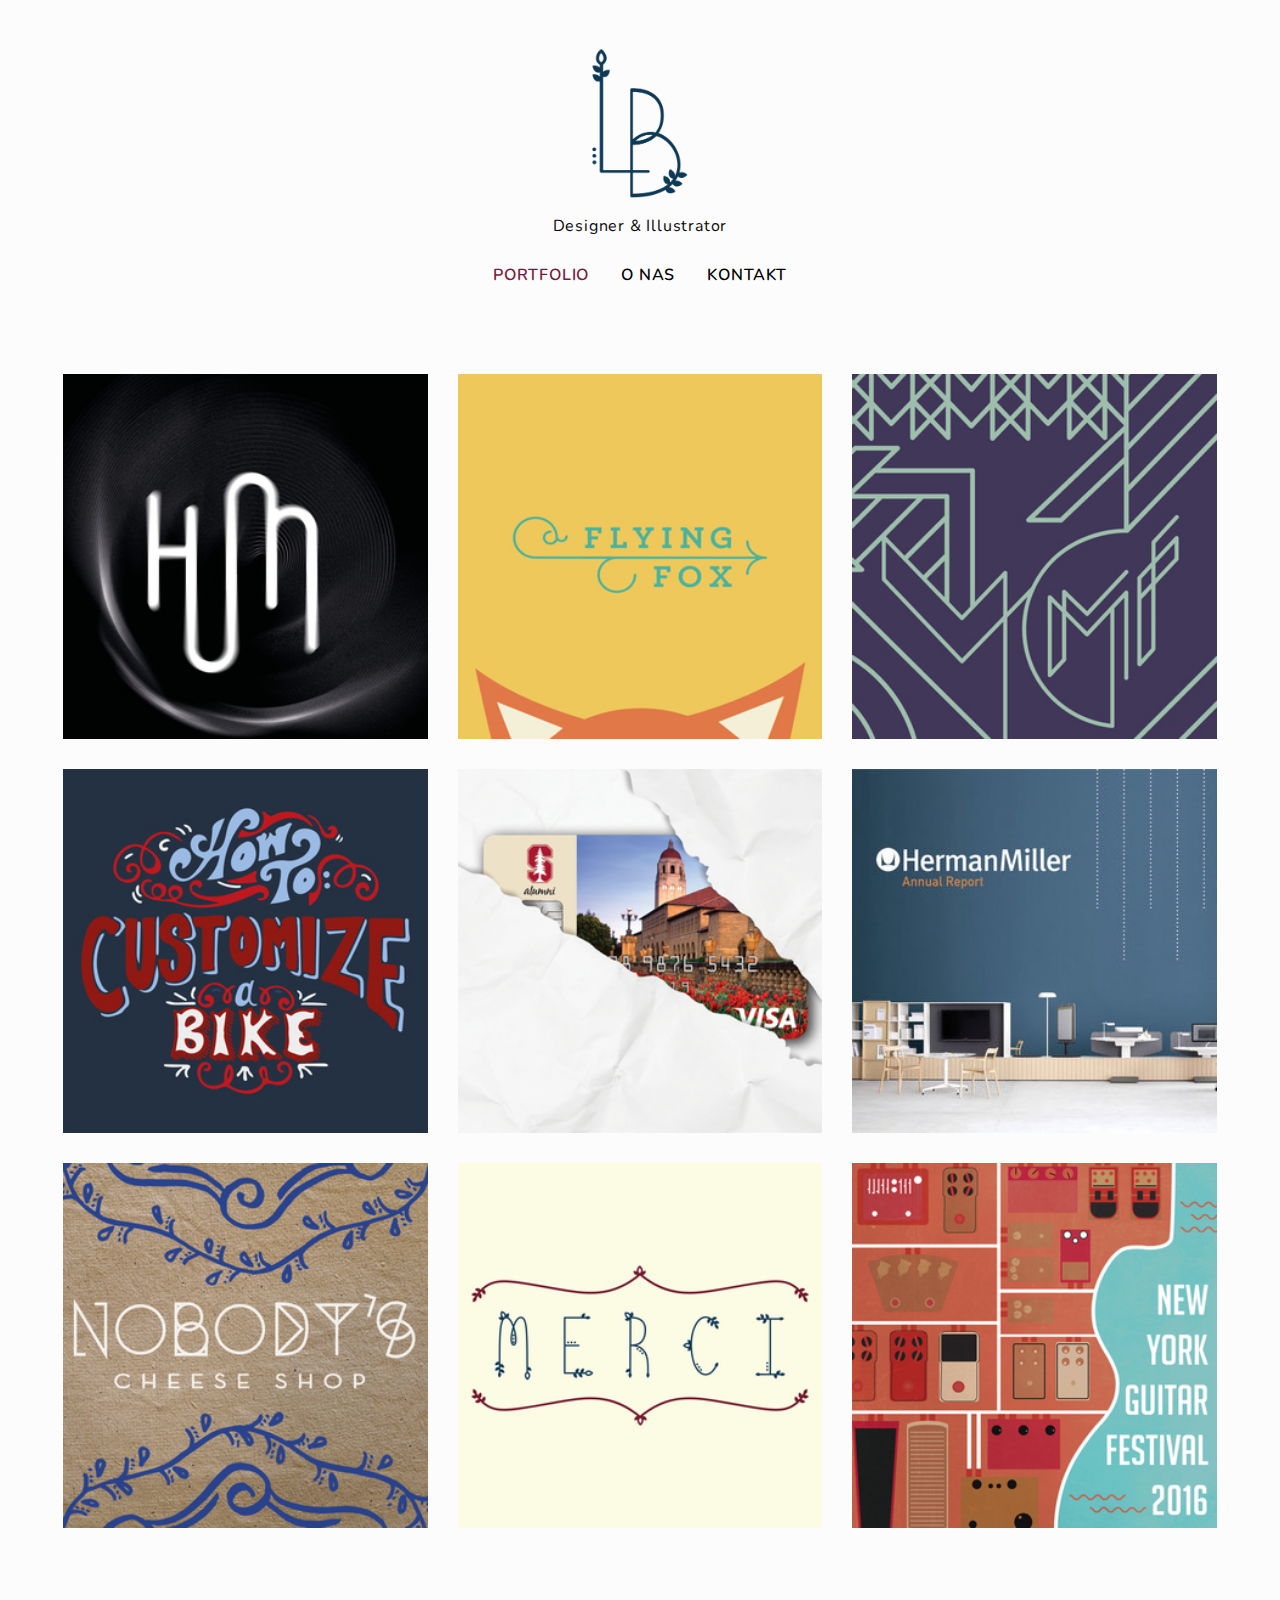
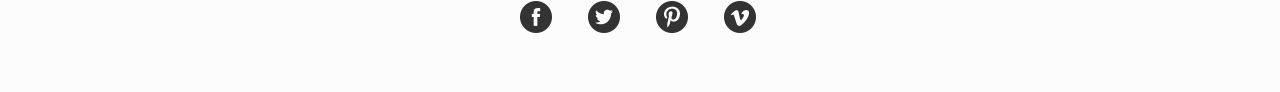
<file: index.html>
<!doctype html>
<html class="no-js" lang="en" dir="ltr">
  <head>
    <meta charset="utf-8">
    <meta http-equiv="x-ua-compatible" content="ie=edge">
    <meta name="viewport" content="width=device-width, initial-scale=1.0">
    <title>Foundation for Sites</title>
    <link href="https://fonts.googleapis.com/css?family=Montserrat|Nunito" rel="stylesheet">
    <link rel="stylesheet" href="css/foundation.css">
    <link rel="stylesheet" href="css/app.css">
  </head>
  <body>

    <!-- Header nav -->
    <div class="row">
      <div class="column">
        <div class="header-nav">
          <img src="img/logo.png" alt="" width="100">
          <p class="header-nav-subtitle">Designer & Illustrator</p>
          <div class="menu-centered">
            <ul class="menu">
              <li><a href="index.html" class="header-nav-link is-active">Portfolio</a></li>
              <li><a href="o-nas.html" class="header-nav-link">O nas</a></li>
              <li><a href="kontakt.html" class="header-nav-link">Kontakt</a></li>
            </ul>
          </div>
        </div>
      </div>
    </div>

    <!-- Galerry -->
  <div class="content">
    <div class="row small-up-2 medium-up-3">
      <div class="column column-block">
        <img src="img/thumb-1.jpg" alt="" width="400">
      </div>
      <div class="column column-block ">
        <img src="img/thumb-2.jpg" alt="" width="400">
      </div>
      <div class="column column-block ">
        <img src="img/thumb-3.jpg" alt="" width="400">
      </div>
      <div class="column column-block">
        <img src="img/thumb-4.jpg" alt="" width="400">
      </div>
      <div class="column column-block">
        <img src="img/thumb-5.png" alt="" width="400">
      </div>
      <div class="column column-block">
        <img src="img/thumb-6.jpg" alt="" width="400">
      </div>
      <div class="column column-block">
        <img src="img/thumb-7.jpg" alt="" width="400">
      </div>
      <div class="column column-block">
        <img src="img/thumb-8.jpg" alt="" width="400">
      </div>
      <div class="column column-block">
        <img src="img/thumb-9.jpg" alt="" width="400">
      </div>
    </div>
  </div>

    <!-- Footer -->
    <div class="row">
      <div class="column">
        <div class="menu-centered">
          <ul class="menu">
            <li><a href="#"><img src="img/facebook.png" alt=""></a></li>
            <li><a href="#"><img src="img/twitter.png" alt=""></a></li>
            <li><a href="#"><img src="img/pintrest.png" alt=""></a></li>
            <li><a href="#"><img src="img/vimeo.png" alt=""></a></li>
          </ul>
      </div>
    </div>

    <script src="js/vendor/jquery.js"></script>
    <script src="js/vendor/what-input.js"></script>
    <script src="js/vendor/foundation.js"></script>
    <script src="js/app.js"></script>
  </body>
</html>
</file>
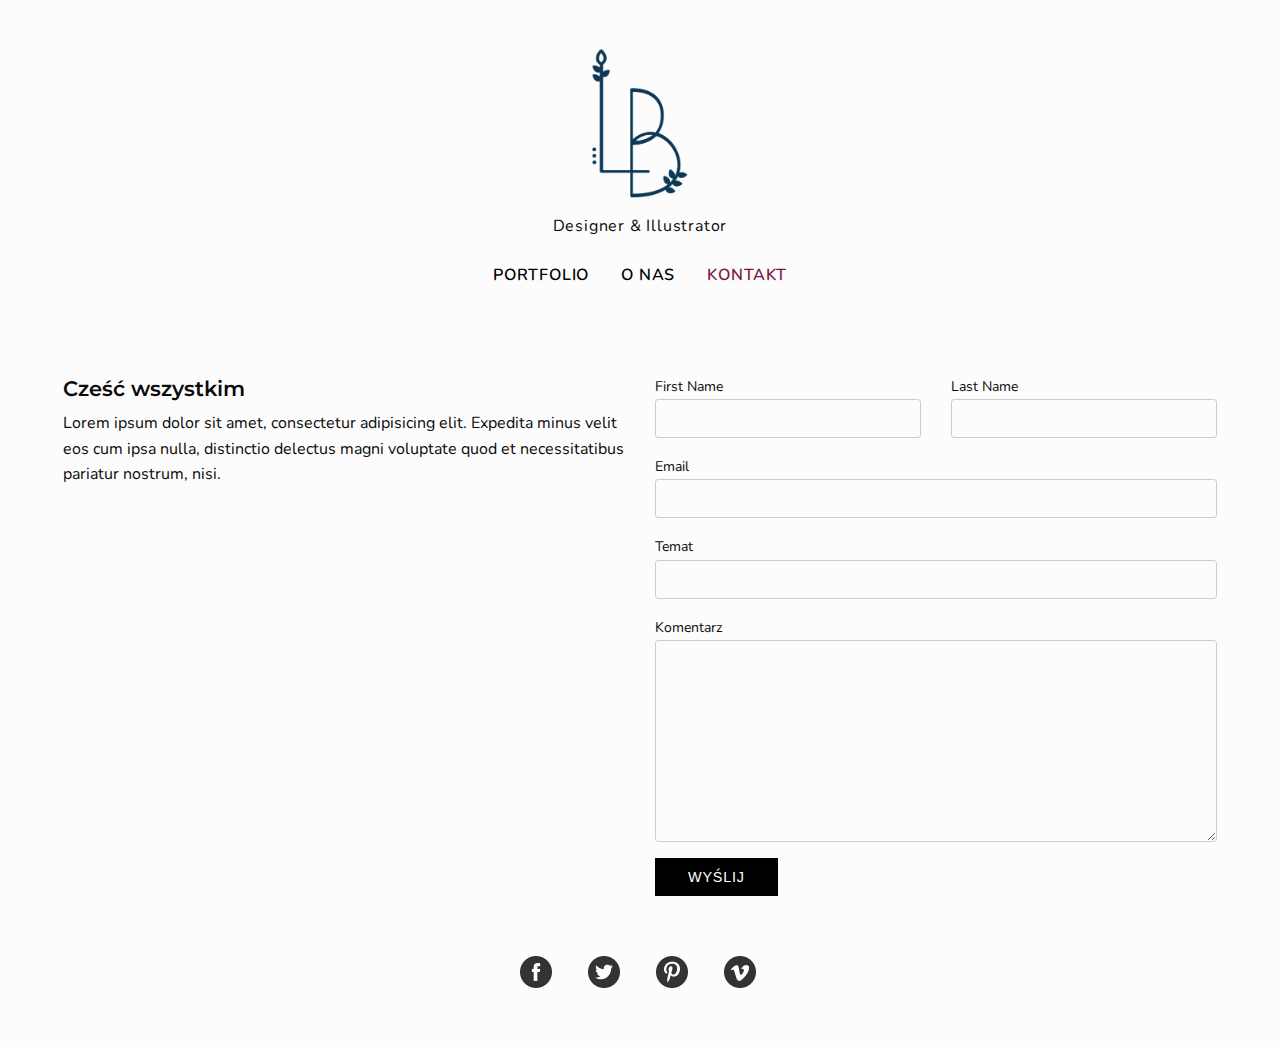
<file: kontakt.html>
<!doctype html>
<html class="no-js" lang="en" dir="ltr">
  <head>
    <meta charset="utf-8">
    <meta http-equiv="x-ua-compatible" content="ie=edge">
    <meta name="viewport" content="width=device-width, initial-scale=1.0">
    <title>Foundation for Sites</title>
    <link href="https://fonts.googleapis.com/css?family=Montserrat|Nunito" rel="stylesheet">
    <link rel="stylesheet" href="css/foundation.css">
    <link rel="stylesheet" href="css/app.css">
  </head>
  <body>

    <!-- Header nav -->
    <div class="row">
      <div class="column">
        <div class="header-nav">
          <img src="img/logo.png" alt="" width="100">
          <p class="header-nav-subtitle">Designer & Illustrator</p>
          <div class="menu-centered">
            <ul class="menu">
              <li><a href="index.html" class="header-nav-link">Portfolio</a></li>
              <li><a href="o-nas.html" class="header-nav-link">O nas</a></li>
              <li><a href="kontakt.html" class="header-nav-link is-active">Kontakt</a></li>
            </ul>
          </div>
        </div>
      </div>
    </div>

    <!-- Content -->
  <div class="content">
    <div class="row">
      <div class="small-12 medium-6 column">
        <h1>Cześć wszystkim</h1>
        <p>Lorem ipsum dolor sit amet, consectetur adipisicing elit. Expedita minus velit eos cum ipsa nulla, distinctio delectus magni voluptate quod et necessitatibus pariatur nostrum, nisi.</p>
      </div>
      <div class="small-12 medium-6 column">
        <form>
          <div class="row">
            <div class="medium-6 column">
              <label for="first-name">First Name</label>
              <input type="text" id="first-name" class="contact-form-field">
            </div>
            <div class="medium-6 column">
              <label for="last-name">Last Name</label>
              <input type="text" id="last-name" class="contact-form-field">
            </div>
          </div>
          <div class="row column">
            <label for="email">Email</label>
            <input type="text" id="email" class="contact-form-field">
          </div>
          <div class="row column">
            <label for="subject">Temat</label>
            <input type="text" id="email" class="contact-form-field">
          </div>
          <div class="row column">
            <label for="comment">Komentarz</label>
            <textarea name="comment" id="comment" cols="30" rows="10" class="contact-form-field"></textarea>
            <input type="submit" value="Wyślij" class="button contact-submit">
          </div>
        </form>
      </div>
    </div>
  </div>

    <!-- Footer -->
    <div class="row">
      <div class="column">
        <div class="menu-centered">
          <ul class="menu">
            <li><a href="#"><img src="img/facebook.png" alt=""></a></li>
            <li><a href="#"><img src="img/twitter.png" alt=""></a></li>
            <li><a href="#"><img src="img/pintrest.png" alt=""></a></li>
            <li><a href="#"><img src="img/vimeo.png" alt=""></a></li>
          </ul>
      </div>
    </div>

    <script src="js/vendor/jquery.js"></script>
    <script src="js/vendor/what-input.js"></script>
    <script src="js/vendor/foundation.js"></script>
    <script src="js/app.js"></script>
  </body>
</html>
</file>
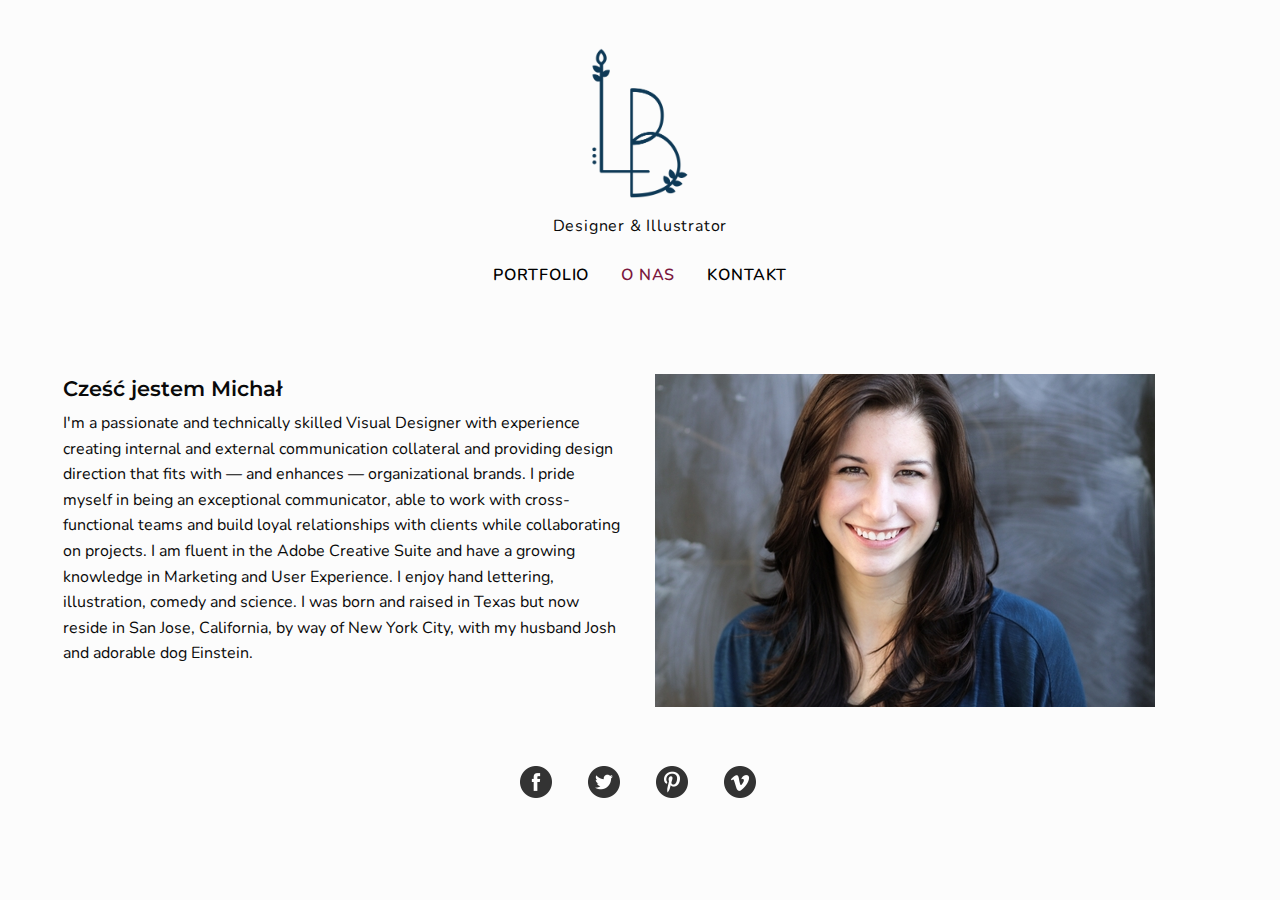
<file: o-nas.html>
<!doctype html>
<html class="no-js" lang="en" dir="ltr">
  <head>
    <meta charset="utf-8">
    <meta http-equiv="x-ua-compatible" content="ie=edge">
    <meta name="viewport" content="width=device-width, initial-scale=1.0">
    <title>Foundation for Sites</title>
    <link href="https://fonts.googleapis.com/css?family=Montserrat|Nunito" rel="stylesheet">
    <link rel="stylesheet" href="css/foundation.css">
    <link rel="stylesheet" href="css/app.css">
  </head>
  <body>

    <!-- Header nav -->
    <div class="row">
      <div class="column">
        <div class="header-nav">
          <img src="img/logo.png" alt="" width="100">
          <p class="header-nav-subtitle">Designer & Illustrator</p>
          <div class="menu-centered">
            <ul class="menu">
              <li><a href="index.html" class="header-nav-link">Portfolio</a></li>
              <li><a href="o-nas.html" class="header-nav-link is-active">O nas</a></li>
              <li><a href="kontakt.html" class="header-nav-link">Kontakt</a></li>
            </ul>
          </div>
        </div>
      </div>
    </div>

    <!-- Content -->
  <div class="content">
    <div class="row">
      <div class="small-12 medium-6 column medium-push-6">
        <img src="img/me.jpg" alt="" class="about-pic">
      </div>
      <div class="small-12 medium-6 column medium-pull-6">
        <h1>Cześć jestem Michał</h1>
        <p>I'm a passionate and technically skilled Visual Designer with experience creating internal and external communication collateral and providing design direction that fits with — and enhances — organizational brands. I pride myself in being an exceptional communicator, able to work with cross-functional teams and build loyal relationships with clients while collaborating on projects. I am fluent in the Adobe Creative Suite and have a growing knowledge in Marketing and User Experience. I enjoy hand lettering, illustration, comedy and science. I was born and raised in Texas but now reside in San Jose, California, by way of New York City, with my husband Josh and adorable dog Einstein.</p>
      </div>
    </div>
  </div>

    <!-- Footer -->
    <div class="row">
      <div class="column">
        <div class="menu-centered">
          <ul class="menu">
            <li><a href="#"><img src="img/facebook.png" alt=""></a></li>
            <li><a href="#"><img src="img/twitter.png" alt=""></a></li>
            <li><a href="#"><img src="img/pintrest.png" alt=""></a></li>
            <li><a href="#"><img src="img/vimeo.png" alt=""></a></li>
          </ul>
      </div>
    </div>

    <script src="js/vendor/jquery.js"></script>
    <script src="js/vendor/what-input.js"></script>
    <script src="js/vendor/foundation.js"></script>
    <script src="js/app.js"></script>
  </body>
</html>
</file>
<file: css/app.css>
body {
  background-color: #FCFCFC;
  font-family: 'Nunito', sans-serif;
  margin: 3rem;
}

h1 {
  font-size: 1.3rem;
  font-family: 'Montserrat', Roboto, Arial, sans-serif;
  font-weight: 600;
}

.header-nav {
  text-align: center;
  margin-bottom: 3rem;
}

.header-nav img {
  margin-bottom: 1rem;
}

.header-nav-subtitle {
  font-size: 1rem;
  letter-spacing: .05rem;
}

.header-nav-link {
  text-transform: uppercase;
  font-weight: 600;
  color: #000;
  letter-spacing: .05rem;
}

.header-nav-link:hover {
  color: #BB7676;
}

.is-active {
  color: #7b183e;
}

.content {
  margin: 2rem 0;
}

.about-pic {
  margin-bottom: 1rem;
}

.contact-form-field {
  border-radius: .2rem;
  border-color: #ccc;
  box-shadow: none;
  background-color: #FCFCFC;
}

.contact-form-field:focus {
  border-color: #ccc;
  background-color: #fff;
}

.contact-submit {
  padding: .7rem 2rem;
  background-color: #000;
  text-transform: uppercase;
  letter-spacing: .05rem;
}

.contact-submit:hover {
  background-color: #000;
  opacity: .8;
}
</file>
